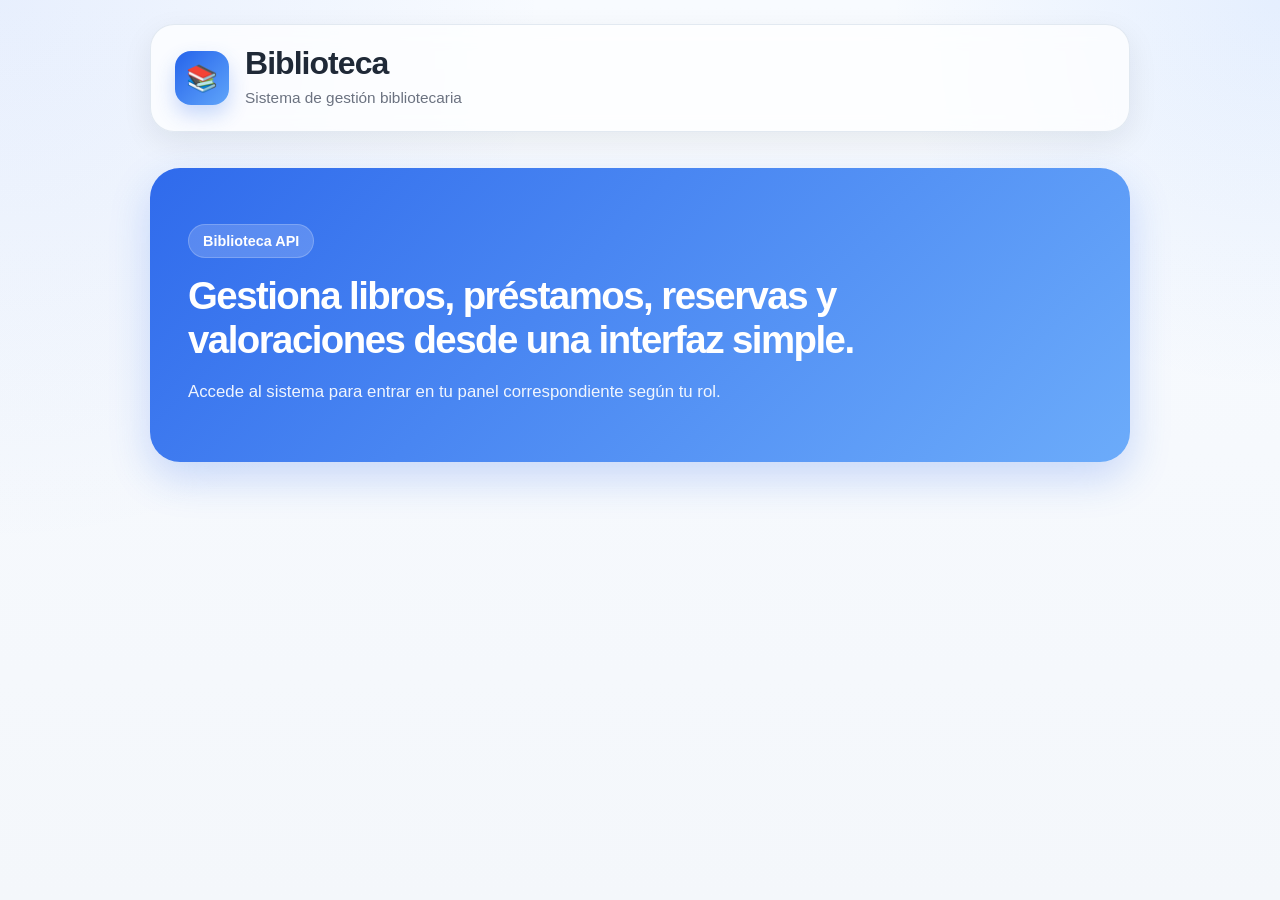
<file: src/main/resources/static/index.html>
<!DOCTYPE html>
<html lang="es">
<head>
    <meta charset="UTF-8">
    <meta name="viewport" content="width=device-width, initial-scale=1">
    <title>Biblioteca API - Interfaz</title>
    <link rel="stylesheet" href="style.css">
</head>
<body class="page-home">

<div class="page-shell centered-shell">
    <header class="topbar topbar-home">
        <div class="brand">
            <div class="brand-icon">📚</div>
            <div>
                <h1>Biblioteca</h1>
                <p class="subtitle">Sistema de gestión bibliotecaria</p>
            </div>
        </div>
        <div id="login-area" class="login-area"></div>
    </header>

    <main class="hero-card">
        <div class="hero-content">
            <span class="hero-badge">Biblioteca API</span>
            <h2>Gestiona libros, préstamos, reservas y valoraciones desde una interfaz simple.</h2>
            <p>
                Accede al sistema para entrar en tu panel correspondiente según tu rol.
            </p>
        </div>
    </main>
</div>

<script src="app.js"></script>
</body>
</html>
</file>
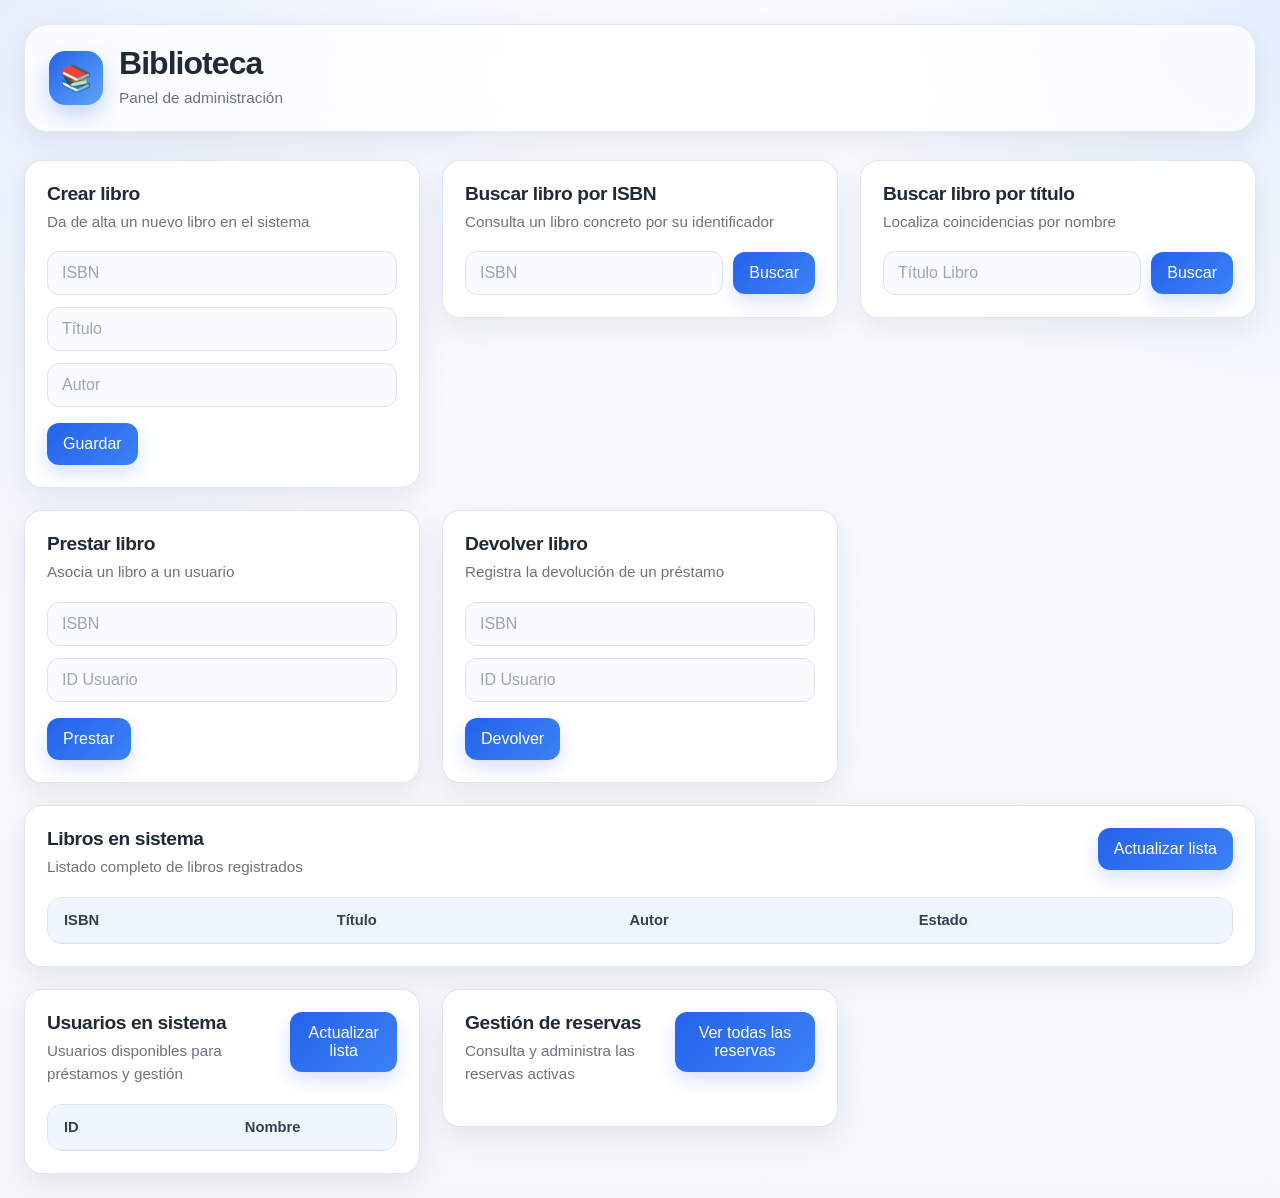
<file: src/main/resources/static/admin.html>
<!doctype html>
<html lang="es">
<head>
    <meta charset="UTF-8">
    <meta name="viewport" content="width=device-width, initial-scale=1">
    <title>Administrador</title>
    <link rel="stylesheet" href="style.css">
</head>
<body class="page-admin">

<div class="page-shell">
    <header class="topbar">
        <div class="brand">
            <div class="brand-icon">📚</div>
            <div>
                <h1>Biblioteca</h1>
                <p class="subtitle">Panel de administración</p>
            </div>
        </div>
        <div id="login-area" class="login-area"></div>
    </header>

    <main class="dashboard-grid">
        <section class="card">
            <div class="card-header">
                <h2>Crear libro</h2>
                <p>Da de alta un nuevo libro en el sistema</p>
            </div>
            <div class="form-grid">
                <input id="isbn" placeholder="ISBN">
                <input id="titulo" placeholder="Título">
                <input id="autor" placeholder="Autor">
            </div>
            <div class="actions">
                <button onclick="crearLibro()">Guardar</button>
            </div>
        </section>

        <section class="card">
            <div class="card-header">
                <h2>Buscar libro por ISBN</h2>
                <p>Consulta un libro concreto por su identificador</p>
            </div>
            <div class="inline-form">
                <input id="isbnLibro" placeholder="ISBN">
                <button onclick="buscarLibroISBN()">Buscar</button>
            </div>
            <div id="resultadoBusqueda" class="result-box"></div>
        </section>

        <section class="card">
            <div class="card-header">
                <h2>Buscar libro por título</h2>
                <p>Localiza coincidencias por nombre</p>
            </div>
            <div class="inline-form">
                <input id="nombreLibro" placeholder="Título Libro">
                <button onclick="buscarLibroTitulo()">Buscar</button>
            </div>
            <div id="resultadoBusquedaTitulo" class="result-box"></div>
        </section>

        <section class="card">
            <div class="card-header">
                <h2>Prestar libro</h2>
                <p>Asocia un libro a un usuario</p>
            </div>
            <div class="form-grid">
                <input id="prestamoIsbn" placeholder="ISBN">
                <input id="prestamoUsuario" placeholder="ID Usuario">
            </div>
            <div class="actions">
                <button onclick="prestarLibro()">Prestar</button>
            </div>
        </section>

        <section class="card">
            <div class="card-header">
                <h2>Devolver libro</h2>
                <p>Registra la devolución de un préstamo</p>
            </div>
            <div class="form-grid">
                <input id="devolucionIsbn" placeholder="ISBN">
                <input id="devolucionUsuario" placeholder="ID Usuario">
            </div>
            <div class="actions">
                <button onclick="devolverLibro()">Devolver</button>
            </div>
        </section>

        <section class="card card-full">
            <div class="card-header card-header-row">
                <div>
                    <h2>Libros en sistema</h2>
                    <p>Listado completo de libros registrados</p>
                </div>
                <button onclick="listarLibros()">Actualizar lista</button>
            </div>
            <div class="table-wrap">
                <table>
                    <thead>
                    <tr>
                        <th>ISBN</th>
                        <th>Título</th>
                        <th>Autor</th>
                        <th>Estado</th>
                    </tr>
                    </thead>
                    <tbody id="tablaLibros"></tbody>
                </table>
            </div>
        </section>

        <section class="card">
            <div class="card-header card-header-row">
                <div>
                    <h2>Usuarios en sistema</h2>
                    <p>Usuarios disponibles para préstamos y gestión</p>
                </div>
                <button onclick="listarUsuarios()">Actualizar lista</button>
            </div>
            <div class="table-wrap">
                <table>
                    <thead>
                    <tr>
                        <th>ID</th>
                        <th>Nombre</th>
                    </tr>
                    </thead>
                    <tbody id="tablaUsuarios"></tbody>
                </table>
            </div>
        </section>

        <section class="card">
            <div class="card-header card-header-row">
                <div>
                    <h2>Gestión de reservas</h2>
                    <p>Consulta y administra las reservas activas</p>
                </div>
                <button onclick="cargarTodasReservas()">Ver todas las reservas</button>
            </div>
            <div id="todasReservas" class="result-box"></div>
        </section>
    </main>
</div>

<script src="app.js"></script>
</body>
</html>
</file>
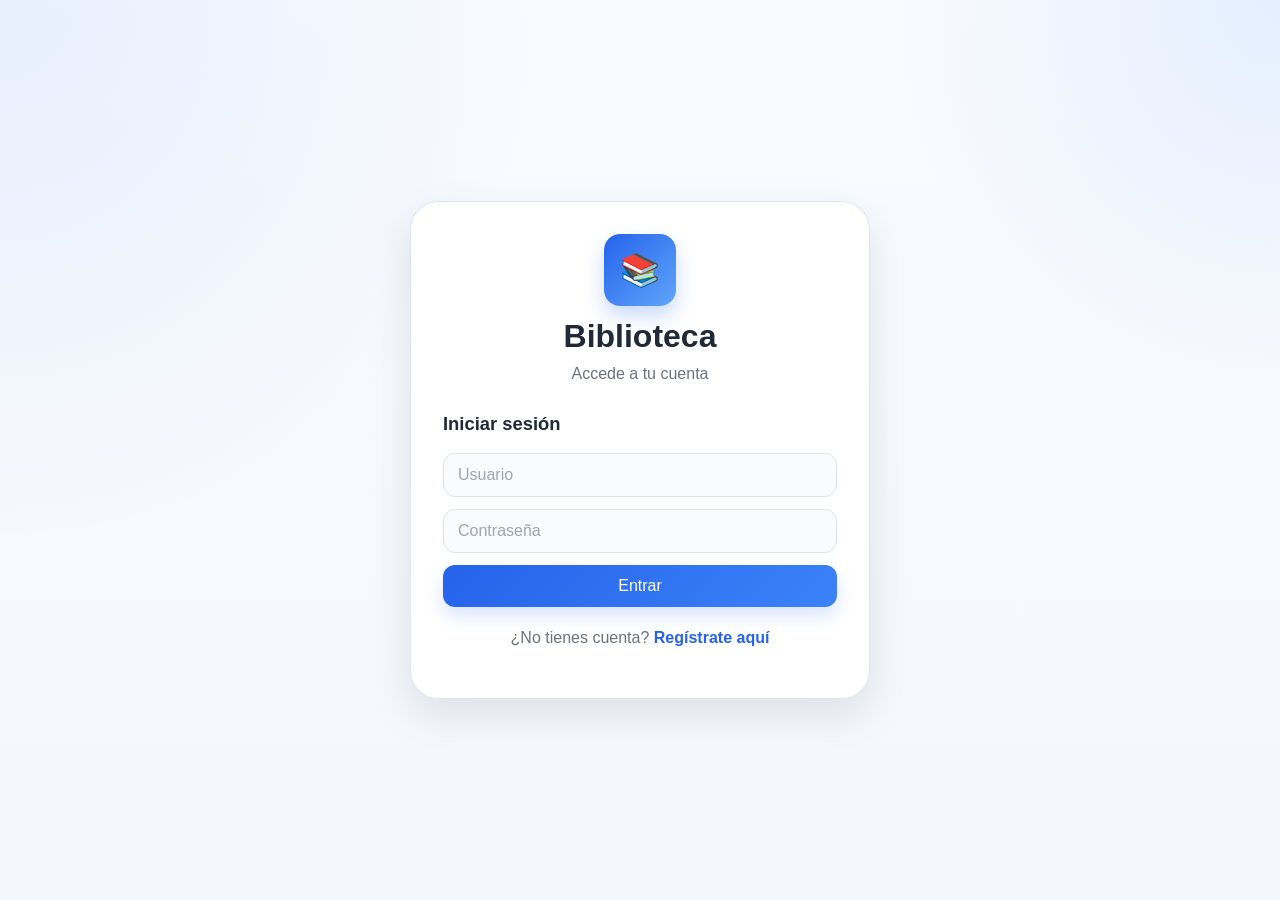
<file: src/main/resources/static/login.html>
<!DOCTYPE html>
<html lang="es">
<head>
    <meta charset="UTF-8">
    <meta name="viewport" content="width=device-width, initial-scale=1">
    <title>Login - Biblioteca</title>
    <link rel="stylesheet" href="style.css">
</head>
<body class="auth-page">

<div class="auth-shell">
    <div class="auth-card">
        <div class="auth-brand">
            <div class="brand-icon large">📚</div>
            <h1>Biblioteca</h1>
            <p>Accede a tu cuenta</p>
        </div>

        <section class="auth-section">
            <h2>Iniciar sesión</h2>

            <form method="POST" action="/login" class="auth-form">
                <input type="text" name="username" placeholder="Usuario" required>
                <input type="password" name="password" placeholder="Contraseña" required>
                <button type="submit">Entrar</button>
            </form>

            <p class="auth-link">¿No tienes cuenta? <a href="register.html">Regístrate aquí</a></p>
        </section>
    </div>
</div>

<script src="app.js"></script>
</body>
</html>
</file>
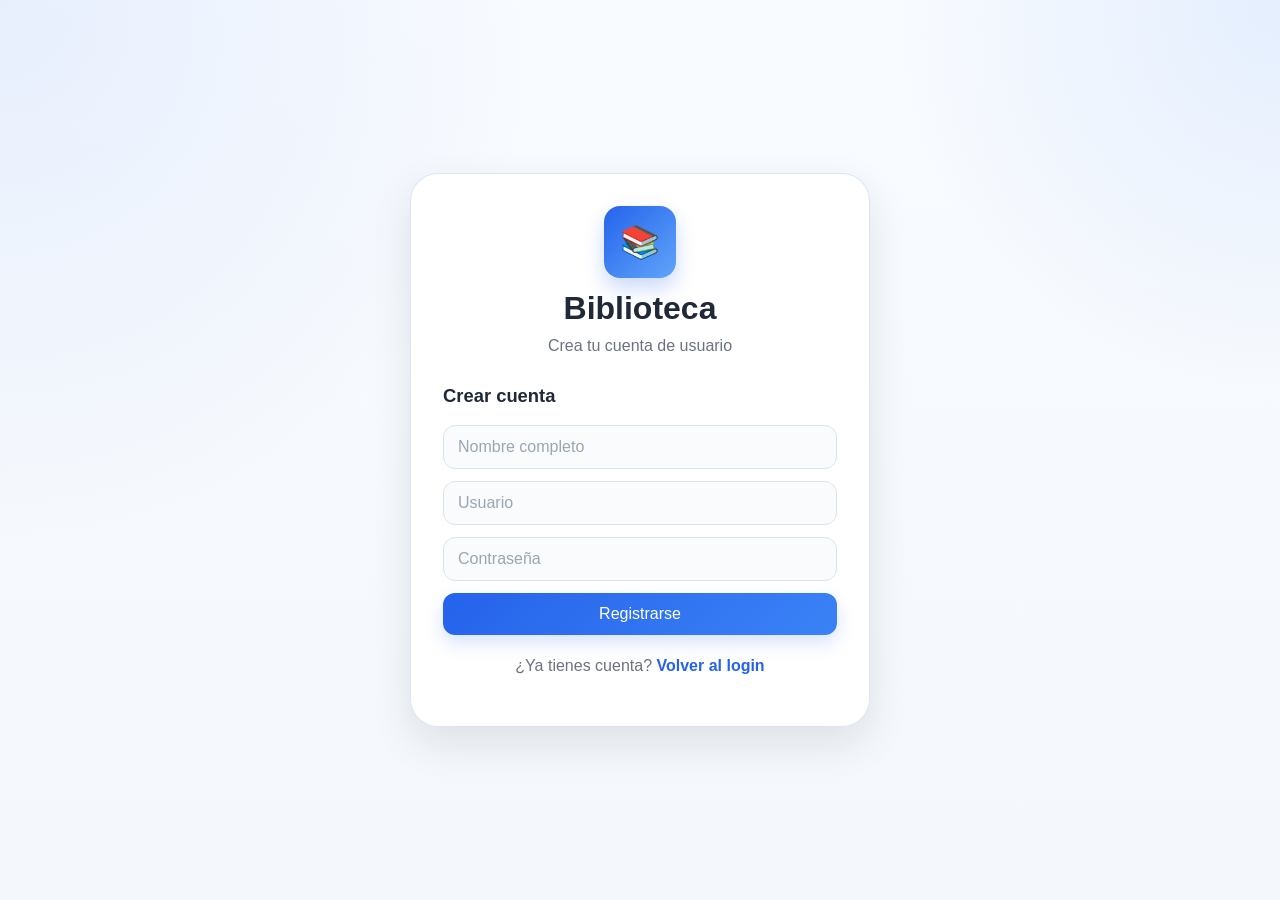
<file: src/main/resources/static/register.html>
<!DOCTYPE html>
<html lang="es">
<head>
    <meta charset="UTF-8">
    <meta name="viewport" content="width=device-width, initial-scale=1">
    <title>Registro - Biblioteca</title>
    <link rel="stylesheet" href="style.css">
</head>
<body class="auth-page">

<div class="auth-shell">
    <div class="auth-card">
        <div class="auth-brand">
            <div class="brand-icon large">📚</div>
            <h1>Biblioteca</h1>
            <p>Crea tu cuenta de usuario</p>
        </div>

        <section class="auth-section">
            <h2>Crear cuenta</h2>

            <form onsubmit="register(event); return false;" class="auth-form">
                <input id="nombre" type="text" placeholder="Nombre completo" required>
                <input id="username" type="text" placeholder="Usuario" required>
                <input id="password" type="password" placeholder="Contraseña" required>
                <button type="submit">Registrarse</button>
            </form>

            <p class="auth-link">¿Ya tienes cuenta? <a href="login.html">Volver al login</a></p>
        </section>
    </div>
</div>

<script src="app.js"></script>
</body>
</html>
</file>
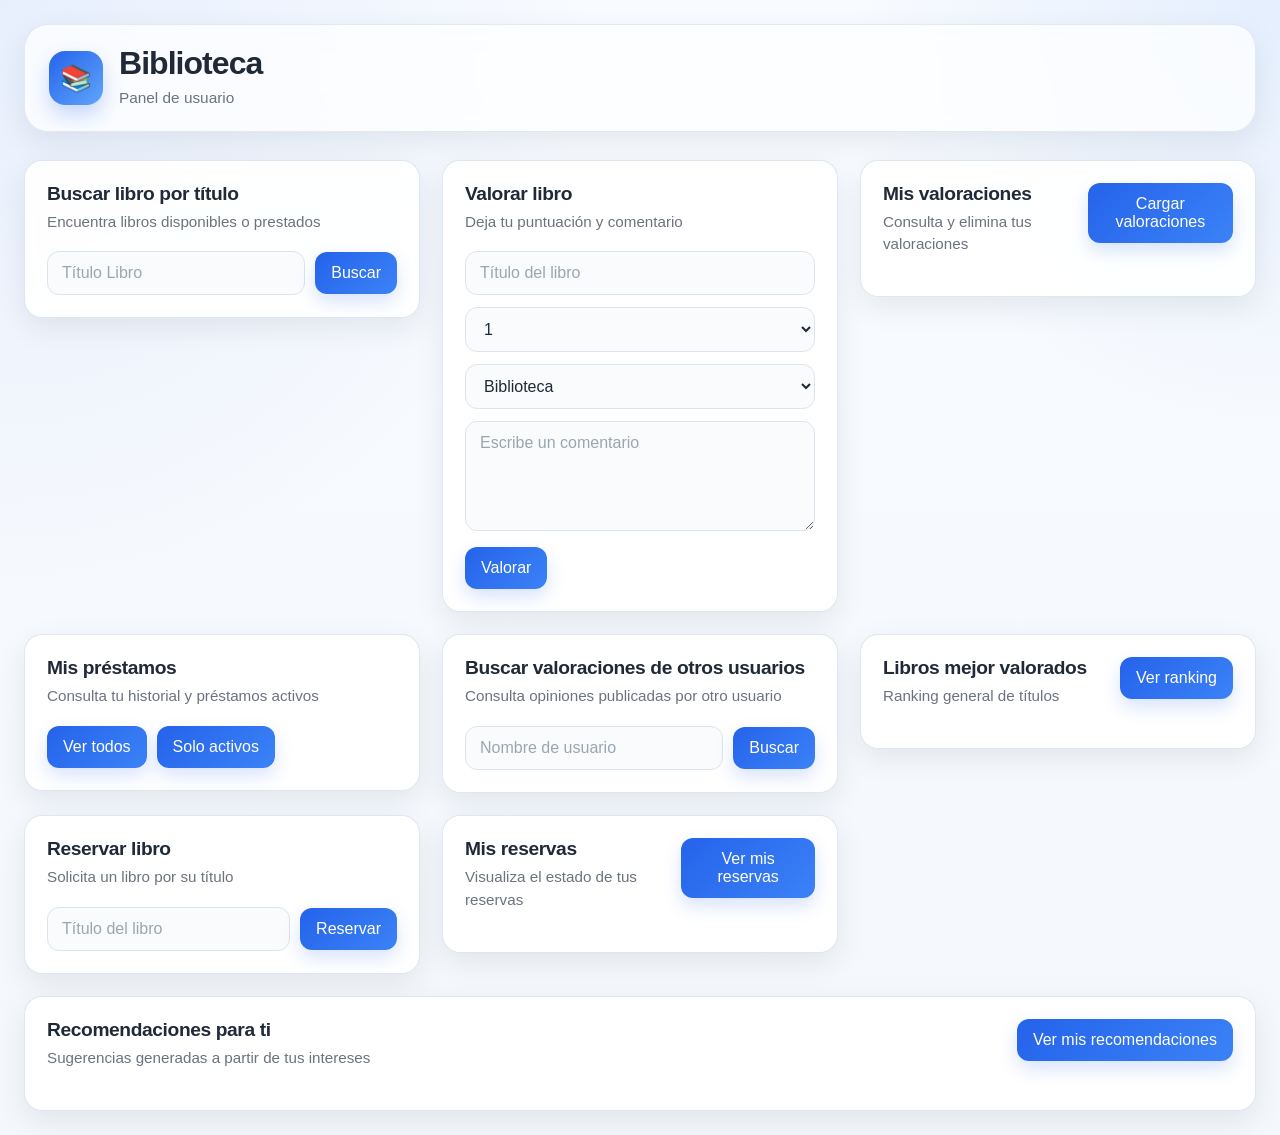
<file: src/main/resources/static/usuario.html>
<!doctype html>
<html lang="es">
<head>
    <meta charset="UTF-8">
    <meta name="viewport" content="width=device-width, initial-scale=1">
    <title>Usuario</title>
    <link rel="stylesheet" href="style.css">
</head>
<body class="page-user">

<div class="page-shell">
    <header class="topbar">
        <div class="brand">
            <div class="brand-icon">📚</div>
            <div>
                <h1>Biblioteca</h1>
                <p class="subtitle">Panel de usuario</p>
            </div>
        </div>
        <div id="login-area" class="login-area"></div>
    </header>

    <main class="dashboard-grid">
        <section class="card">
            <div class="card-header">
                <h2>Buscar libro por título</h2>
                <p>Encuentra libros disponibles o prestados</p>
            </div>
            <div class="inline-form">
                <input id="nombreLibro" placeholder="Título Libro">
                <button onclick="buscarLibroTitulo()">Buscar</button>
            </div>
            <div id="resultadoBusquedaTitulo" class="result-box"></div>
        </section>

        <section class="card">
            <div class="card-header">
                <h2>Valorar libro</h2>
                <p>Deja tu puntuación y comentario</p>
            </div>

            <div class="form-grid">
                <input id="tituloValoracion" placeholder="Título del libro">

                <select id="puntuacion">
                    <option value="1">1</option>
                    <option value="2">2</option>
                    <option value="3">3</option>
                    <option value="4">4</option>
                    <option value="5">5</option>
                </select>

                <select id="origenLibro">
                    <option value="BIBLIOTECA">Biblioteca</option>
                    <option value="PRIVADO">Libro propio</option>
                </select>

                <textarea id="comentario" placeholder="Escribe un comentario"></textarea>
            </div>

            <div class="actions">
                <button onclick="crearValoracion()">Valorar</button>
            </div>
        </section>

        <section class="card">
            <div class="card-header card-header-row">
                <div>
                    <h2>Mis valoraciones</h2>
                    <p>Consulta y elimina tus valoraciones</p>
                </div>
                <button onclick="cargarValoraciones()">Cargar valoraciones</button>
            </div>
            <div id="listaValoraciones" class="result-box"></div>
        </section>

        <section class="card">
            <div class="card-header">
                <h2>Mis préstamos</h2>
                <p>Consulta tu historial y préstamos activos</p>
            </div>
            <div class="actions actions-row">
                <button onclick="cargarMisPrestamos(false)">Ver todos</button>
                <button onclick="cargarMisPrestamos(true)">Solo activos</button>
            </div>
            <div id="misPrestamos" class="result-box"></div>
        </section>

        <section class="card">
            <div class="card-header">
                <h2>Buscar valoraciones de otros usuarios</h2>
                <p>Consulta opiniones publicadas por otro usuario</p>
            </div>
            <div class="inline-form">
                <input id="usernameInput" placeholder="Nombre de usuario">
                <button onclick="buscarUsuario()">Buscar</button>
            </div>
            <div id="valoracionesOtroUsuario" class="result-box"></div>
        </section>

        <section class="card">
            <div class="card-header card-header-row">
                <div>
                    <h2>Libros mejor valorados</h2>
                    <p>Ranking general de títulos</p>
                </div>
                <button onclick="cargarRanking()">Ver ranking</button>
            </div>
            <div id="ranking" class="result-box"></div>
        </section>

        <section class="card">
            <div class="card-header">
                <h2>Reservar libro</h2>
                <p>Solicita un libro por su título</p>
            </div>
            <div class="inline-form">
                <input id="reservaTitulo" placeholder="Título del libro">
                <button onclick="crearReserva()">Reservar</button>
            </div>
        </section>

        <section class="card">
            <div class="card-header card-header-row">
                <div>
                    <h2>Mis reservas</h2>
                    <p>Visualiza el estado de tus reservas</p>
                </div>
                <button onclick="cargarMisReservas()">Ver mis reservas</button>
            </div>
            <div id="misReservas" class="result-box"></div>
        </section>

        <section class="card card-full">
            <div class="card-header card-header-row">
                <div>
                    <h2>Recomendaciones para ti</h2>
                    <p>Sugerencias generadas a partir de tus intereses</p>
                </div>
                <button onclick="cargarRecomendacion()">Ver mis recomendaciones</button>
            </div>
            <div id="recomendacion" class="result-box recomendacion-box"></div>
        </section>
    </main>
</div>

<script src="app.js"></script>
</body>
</html>
</file>
<file: src/main/resources/static/style.css>
:root {
    --bg: #f4f7fb;
    --bg-soft: #eef3f9;
    --surface: rgba(255, 255, 255, 0.92);
    --surface-strong: #ffffff;
    --text: #1f2937;
    --text-soft: #6b7280;
    --border: #dbe4ee;
    --primary: #2563eb;
    --primary-hover: #1d4ed8;
    --shadow: 0 10px 30px rgba(15, 23, 42, 0.08);
    --radius: 18px;
    --radius-sm: 12px;
    --success: #15803d;
    --danger: #dc2626;
    --warning: #d97706;
}

* {
    box-sizing: border-box;
}

html {
    scroll-behavior: smooth;
}

body {
    margin: 0;
    font-family: Inter, Arial, sans-serif;
    background:
            radial-gradient(circle at top left, rgba(37, 99, 235, 0.08), transparent 35%),
            radial-gradient(circle at top right, rgba(59, 130, 246, 0.10), transparent 25%),
            linear-gradient(180deg, #f8fbff 0%, var(--bg) 100%);
    color: var(--text);
    min-height: 100vh;
    padding: 24px;
}

.page-shell {
    max-width: 1280px;
    margin: 0 auto;
}

.centered-shell {
    max-width: 980px;
}

.topbar {
    display: flex;
    justify-content: space-between;
    align-items: center;
    gap: 16px;
    margin-bottom: 28px;
    padding: 20px 24px;
    border: 1px solid rgba(219, 228, 238, 0.8);
    background: rgba(255, 255, 255, 0.72);
    backdrop-filter: blur(10px);
    border-radius: 24px;
    box-shadow: var(--shadow);
}

.topbar-home {
    margin-bottom: 36px;
}

.brand {
    display: flex;
    align-items: center;
    gap: 16px;
}

.brand h1 {
    margin: 0;
    font-size: 2rem;
    letter-spacing: -0.03em;
}

.subtitle {
    margin: 4px 0 0;
    color: var(--text-soft);
    font-size: 0.96rem;
}

.brand-icon {
    width: 54px;
    height: 54px;
    border-radius: 16px;
    display: grid;
    place-items: center;
    font-size: 1.6rem;
    background: linear-gradient(135deg, #2563eb, #60a5fa);
    color: white;
    box-shadow: 0 10px 20px rgba(37, 99, 235, 0.24);
}

.brand-icon.large {
    width: 72px;
    height: 72px;
    font-size: 2rem;
    margin: 0 auto 12px;
}

.login-area {
    display: flex;
    align-items: center;
    gap: 10px;
    flex-wrap: wrap;
    color: var(--text-soft);
    font-size: 0.95rem;
    text-align: right;
}

.login-area a {
    text-decoration: none;
    color: var(--primary);
    font-weight: 600;
}

.dashboard-grid {
    display: grid;
    grid-template-columns: repeat(auto-fit, minmax(320px, 1fr));
    gap: 22px;
    align-items: start;
}

.card {
    background: var(--surface);
    border: 1px solid rgba(219, 228, 238, 0.9);
    border-radius: var(--radius);
    padding: 22px;
    box-shadow: var(--shadow);
    backdrop-filter: blur(6px);
}

.card-full {
    grid-column: 1 / -1;
}

.card-header {
    margin-bottom: 18px;
}

.card-header h2 {
    margin: 0 0 6px;
    font-size: 1.2rem;
    letter-spacing: -0.02em;
}

.card-header p {
    margin: 0;
    color: var(--text-soft);
    font-size: 0.95rem;
    line-height: 1.5;
}

.card-header-row {
    display: flex;
    justify-content: space-between;
    align-items: flex-start;
    gap: 16px;
}

.hero-card {
    background: linear-gradient(135deg, rgba(37, 99, 235, 0.95), rgba(96, 165, 250, 0.92));
    color: white;
    border-radius: 30px;
    padding: 56px 38px;
    box-shadow: 0 16px 40px rgba(37, 99, 235, 0.22);
}

.hero-content {
    max-width: 760px;
}

.hero-content h2 {
    margin: 0 0 16px;
    font-size: clamp(1.8rem, 3vw, 3rem);
    line-height: 1.15;
    letter-spacing: -0.04em;
}

.hero-content p {
    margin: 0;
    font-size: 1.05rem;
    line-height: 1.7;
    color: rgba(255, 255, 255, 0.92);
}

.hero-badge {
    display: inline-block;
    margin-bottom: 16px;
    padding: 8px 14px;
    border-radius: 999px;
    background: rgba(255, 255, 255, 0.18);
    border: 1px solid rgba(255, 255, 255, 0.2);
    font-size: 0.9rem;
    font-weight: 600;
}

.auth-page {
    display: grid;
    place-items: center;
    padding: 24px;
}

.auth-shell {
    width: 100%;
    max-width: 460px;
}

.auth-card {
    background: rgba(255, 255, 255, 0.94);
    border: 1px solid rgba(219, 228, 238, 0.95);
    border-radius: 28px;
    padding: 32px;
    box-shadow: 0 16px 40px rgba(15, 23, 42, 0.10);
    backdrop-filter: blur(8px);
}

.auth-brand {
    text-align: center;
    margin-bottom: 26px;
}

.auth-brand h1 {
    margin: 0 0 6px;
    font-size: 2rem;
}

.auth-brand p {
    margin: 0;
    color: var(--text-soft);
}

.auth-section h2 {
    margin: 0 0 18px;
    font-size: 1.15rem;
}

.auth-form {
    display: flex;
    flex-direction: column;
    gap: 12px;
}

.auth-link {
    margin-top: 18px;
    text-align: center;
    color: var(--text-soft);
}

.auth-link a {
    color: var(--primary);
    text-decoration: none;
    font-weight: 600;
}

.form-grid {
    display: grid;
    gap: 12px;
}

.inline-form {
    display: flex;
    gap: 10px;
    flex-wrap: wrap;
    align-items: center;
}

.actions {
    margin-top: 16px;
    display: flex;
    gap: 10px;
    flex-wrap: wrap;
}

.actions-row {
    align-items: center;
}

input,
select,
textarea {
    width: 100%;
    border: 1px solid var(--border);
    background: #f9fbfd;
    color: var(--text);
    padding: 12px 14px;
    border-radius: 12px;
    outline: none;
    transition: 0.2s ease;
    font: inherit;
}

.inline-form input {
    flex: 1 1 220px;
}

textarea {
    min-height: 110px;
    resize: vertical;
}

input::placeholder,
textarea::placeholder {
    color: #9aa6b2;
}

input:focus,
select:focus,
textarea:focus {
    border-color: rgba(37, 99, 235, 0.45);
    box-shadow: 0 0 0 4px rgba(37, 99, 235, 0.10);
    background: white;
}

button {
    border: none;
    border-radius: 12px;
    padding: 12px 16px;
    background: linear-gradient(135deg, var(--primary), #3b82f6);
    color: white;
    font-weight: 600;
    font: inherit;
    cursor: pointer;
    transition: transform 0.15s ease, box-shadow 0.15s ease, background 0.15s ease;
    box-shadow: 0 8px 18px rgba(37, 99, 235, 0.18);
}

button:hover {
    transform: translateY(-1px);
    background: linear-gradient(135deg, var(--primary-hover), #2563eb);
}

button:active {
    transform: translateY(0);
}

.result-box {
    margin-top: 16px;
    background: var(--bg-soft);
    border: 1px solid var(--border);
    border-radius: 14px;
    padding: 16px;
    min-height: 56px;
}

.result-box:empty {
    display: none;
}

.table-wrap {
    overflow-x: auto;
    border: 1px solid var(--border);
    border-radius: 14px;
    background: white;
}

table {
    width: 100%;
    border-collapse: collapse;
    min-width: 520px;
}

thead {
    background: #eff6ff;
}

th,
td {
    padding: 14px 16px;
    text-align: left;
    border-bottom: 1px solid #e7eef6;
}

th {
    font-size: 0.92rem;
    color: #334155;
}

tbody tr:hover {
    background: #f8fbff;
}

tbody tr:last-child td {
    border-bottom: none;
}

.valoracion,
.reserva-item,
.ranking-item,
.prestamo-item {
    background: white;
    border: 1px solid var(--border);
    border-radius: 14px;
    padding: 14px;
    margin-bottom: 12px;
    box-shadow: 0 4px 14px rgba(15, 23, 42, 0.04);
}

.valoracion strong,
.reserva-item strong,
.ranking-item strong,
.prestamo-item strong {
    display: block;
    margin-bottom: 8px;
    font-size: 1rem;
}

.recomendacion-box {
    white-space: pre-wrap;
    line-height: 1.7;
}

.disponible {
    color: var(--success);
    font-weight: 700;
}

.prestado {
    color: var(--danger);
    font-weight: 700;
}

.error {
    color: crimson;
    font-weight: bold;
}

hr {
    border: none;
    border-top: 1px solid var(--border);
    margin: 14px 0;
}

p {
    line-height: 1.6;
}

a {
    color: var(--primary);
}

@media (max-width: 900px) {
    .topbar,
    .card-header-row {
        flex-direction: column;
        align-items: stretch;
    }

    .login-area {
        text-align: left;
    }
}

@media (max-width: 640px) {
    body {
        padding: 14px;
    }

    .topbar,
    .card,
    .auth-card {
        padding: 18px;
    }

    .brand h1 {
        font-size: 1.6rem;
    }

    .hero-card {
        padding: 34px 22px;
        border-radius: 24px;
    }

    .inline-form {
        flex-direction: column;
        align-items: stretch;
    }

    table {
        min-width: 460px;
    }
}
</file>
